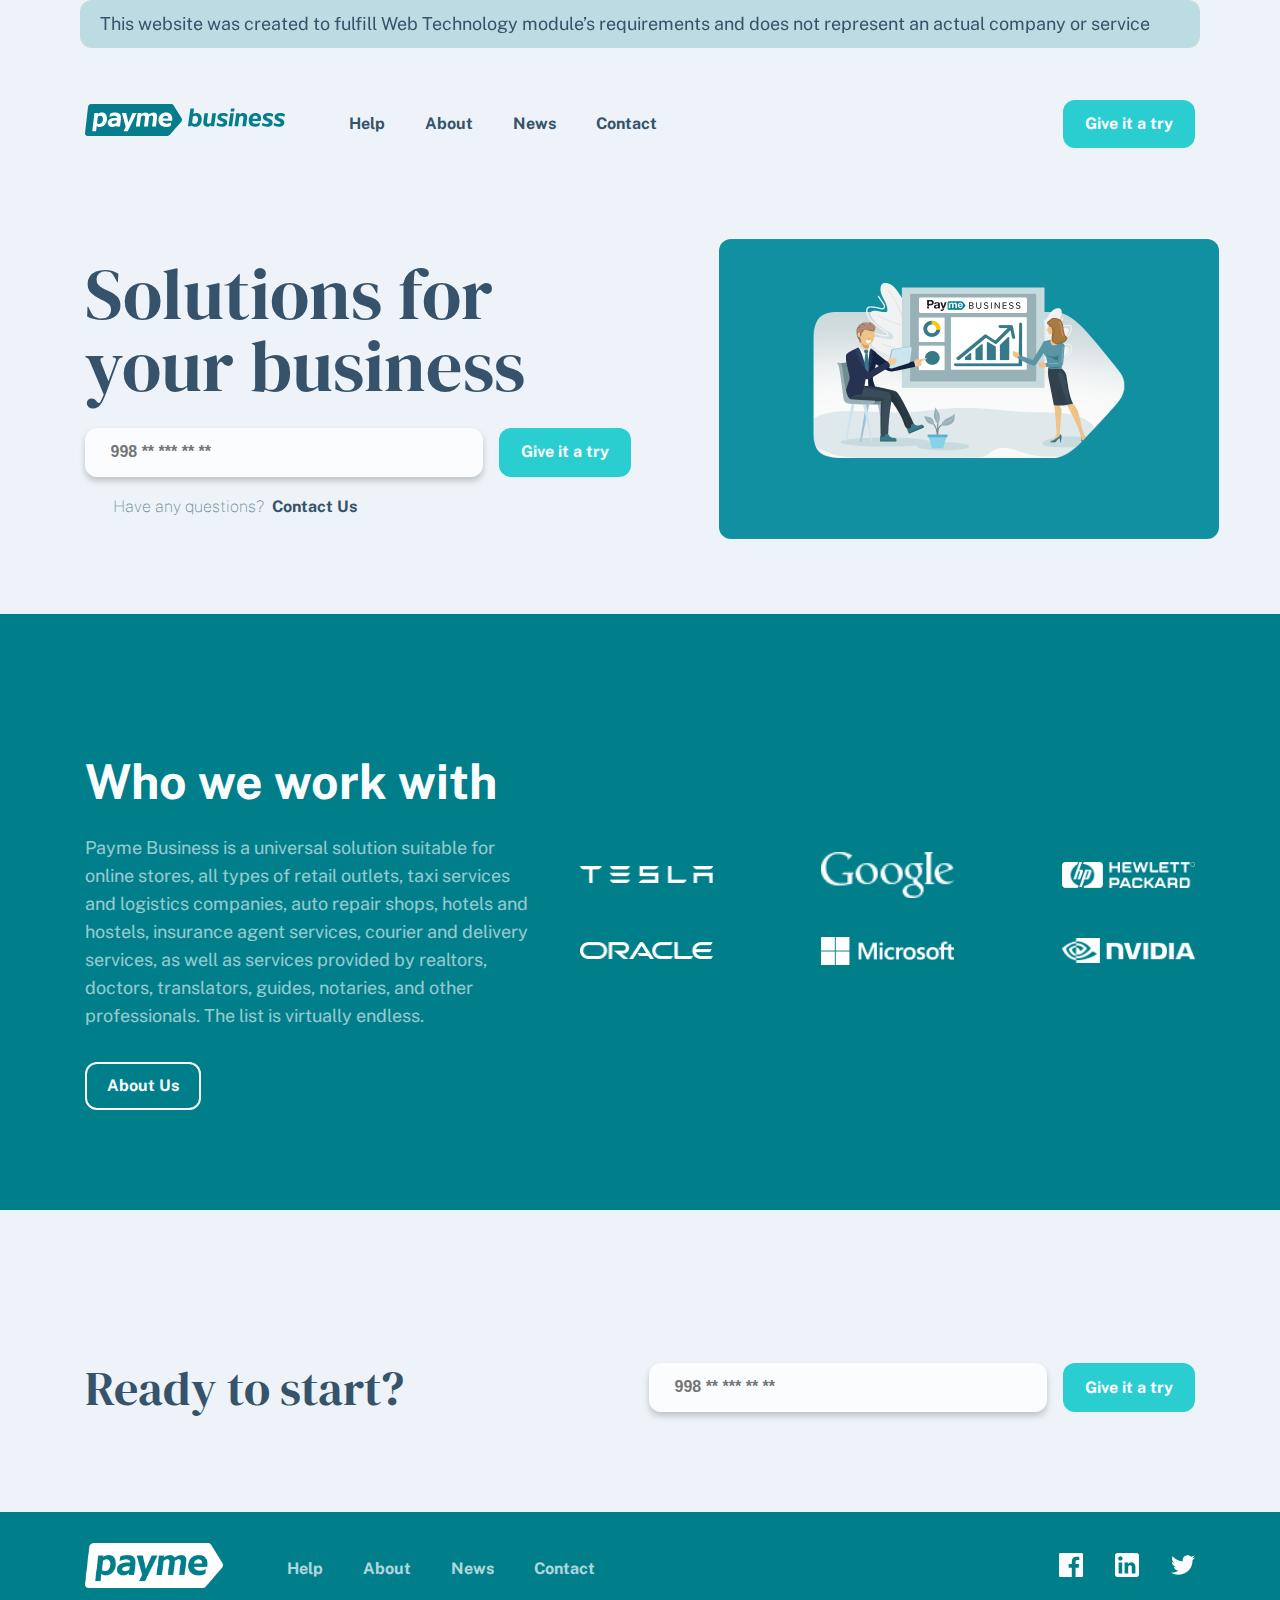
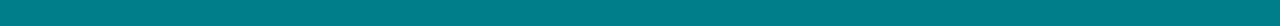
<file: index.html>
<!DOCTYPE html>
<html lang="en">
<head>
  <meta charset="UTF-8">
  <meta name="viewport" content="width=device-width, initial-scale=1.0">
  
  <!-- google fonts -->
  <link rel="preconnect" href="https://fonts.googleapis.com">
  <link rel="preconnect" href="https://fonts.gstatic.com" crossorigin>
  <link href="https://fonts.googleapis.com/css2?family=DM+Serif+Display&display=swap" rel="stylesheet">
  
  <link rel="preconnect" href="https://fonts.googleapis.com">
  <link rel="preconnect" href="https://fonts.gstatic.com" crossorigin>
  <link href="https://fonts.googleapis.com/css2?family=DM+Serif+Display&family=Public+Sans:wght@100..900&display=swap" rel="stylesheet">
  
  <!-- css -->
  <link rel="stylesheet" href="main.css">
  <link rel="stylesheet" href="home.css">
  <title>Web Technology Assignment</title>
</head>
<body>
  
  <div class="disclaimer">
    <p class="text">This website was created to fulfill Web Technology
      module’s requirements and does not represent an actual company or service</p>
  </div>

  <header class="site-header" style="margin-top: 50px;">
    <div class="container flex">
      <a class="ghost-link site-header__logo" href="/index.html">
        <img src="src/img/logo.svg" width="100" height="30" alt="payapi">
      </a>
      <button id="openNav" class="btn site-header__nav-opener" aria-label="open navigation">
        <img src="src/img/open.svg" width="23" height="23" alt="open navigation">
      </button>
      
      <div id="navMenu" class="flex site-header__nav-container">
        
        <div class="site-header__nav-closer">
          <button id="closeNav" class="btn" aria-label="close navigation">
            <img src="src/img/close.svg" width="23" height="23" alt="close navigation">
          </button>
        </div>
        
        <nav class="site-header__nav flex">
          <ul class="site-header__nav-list flex list">
            <li class="site-header__nav-item nav-item">
              <a class="ghost-link" href="/help.html">Help</a>
            </li>
            <li class="site-header__nav-item nav-item">
              <a class="ghost-link" href="/about.html">About</a>
            </li>
            <li class="site-header__nav-item nav-item">
              <a class="ghost-link" href="/news.html">News</a>
            </li>
            <li class="site-header__nav-item nav-item">
              <a class="ghost-link" href="/contact.html">Contact</a>
            </li>
          </ul>
        </nav>
        
        <div class="btn btn-primary"><a class="ghost-link" href="https://merchant.payme.uz/" target="_blank">Give it a try</a></div>
        
      </div>
    </div>
  </header>
  
  <main class="site-main">
    <section class="hero">
      <div class="container flex">
        <div class="hero__content">
          <h1 class="title h1 hero__title">Solutions for your business</h1>
          
          <form class="flex schedule-input__form">
            <label class="schedule-input">
              <input type="text" placeholder="998 ** *** ** **" pattern="[89][0-9]{11}">
              <span>Please enter correct format of phone number</span>
            </label>
            <div class="btn btn-primary"><a class="ghost-link" href="https://merchant.payme.uz/" target="_blank">Give it a try</a></div>
          </form>
          
          <p class="text hero__sub-text">Have any questions? <a class="ghost-link" href="/contact.html">Contact Us</a></p>
        </div>
        
        <div class="hero__bg">
          <img src="src/img/home-bg.png" width="600" height="300" alt="">
        </div>
      </div>
    </section>
    
    <section class="partners">
      <div class="container flex partners__container">
        <div class="partners__main">
          <h2 class="h2 partners__title">Who we work with</h2>
          <p class="text partners__sub-text">Payme Business is a universal solution suitable for online stores, all types of retail outlets, taxi services and logistics companies, auto repair shops, hotels and hostels, insurance agent services, courier and delivery services, as well as services provided by realtors, doctors, translators, guides, notaries, and other professionals. The list is virtually endless.</p>
          <div class="btn partners__btn">
            <a href="/about.html">About Us</a>
          </div>
        </div>
        
        <ul id="partnersList" class="partners__list list"></ul>
      </div>
    </section>
    
    <section class="contact">
      <div class="container flex">
        <h2 class="title h2 contact__title">Ready to start?</h2>
        
        <form class="contact__schedule flex schedule-input__form">
          <label class="schedule-input">
            <input type="text" placeholder="998 ** *** ** **" pattern="[89][0-9]{11}">
            <span>Please enter correct format of phone number</span>
          </label>
          <div class="btn btn-primary"><a class="ghost-link" href="https://merchant.payme.uz/" target="_blank">Give it a try</a></div>
        </form>
      </div>
    </section>
  </main>
  
  <footer class="site-footer">
    <div class="container flex">
      <nav class="site-footer__nav flex">
        <a class="ghost-link site-footer__logo" href="/index.html">
          <img src="src/img/payme_white.png" width="138" height="38" alt="payapi">
        </a>
        <ul class="site-footer__nav flex list">
          <li class="site-footer__nav-item nav-item">
            <a class="ghost-link" href="/help.html">Help</a>
          </li>
          <li class="site-footer__nav-item nav-item">
            <a class="ghost-link" href="/about.html">About</a>
          </li>
          <li class="site-footer__nav-item nav-item">
            <a class="ghost-link" href="/news.html">News</a>
          </li>
          <li class="site-footer__nav-item nav-item">
            <a class="ghost-link" href="/contact.html">Contact</a>
          </li>
        </ul>
      </nav>
      
      <ul class="flex list gap">
        <li class="site-footer__social-item social-item">
          <a class="ghost-link" href="https://www.facebook.com" target="_blank">
            <img src="src/img/facebook-logo.svg" width="24" height="24" alt="facebook">
          </a>
        </li>
        <li class="site-footer__social-item social-item">
          <a class="ghost-link" href="https://linkedin.com/" target="_blank">
            <img src="src/img/linkedin-logo.svg" width="24" height="24" alt="linkedin">
          </a>
        </li>
        <li class="site-footer__social-item social-item">
          <a class="ghost-link" href="https://www.twitter.com" target="_blank">
            <img src="src/img/twitter-logo.svg" width="24" height="24" alt="twitter">
          </a>
        </li>
      </ul>
    </div>
  </footer>
  
  
  <!-- Template for Partner Item -->
  <template id="partnerTemplate">
    <li class="partners__item">
      <img src="" width="133" height="35" alt="">
    </li>
  </template>
  
  <script src="main.js"></script>
</body>
</html>
</file>
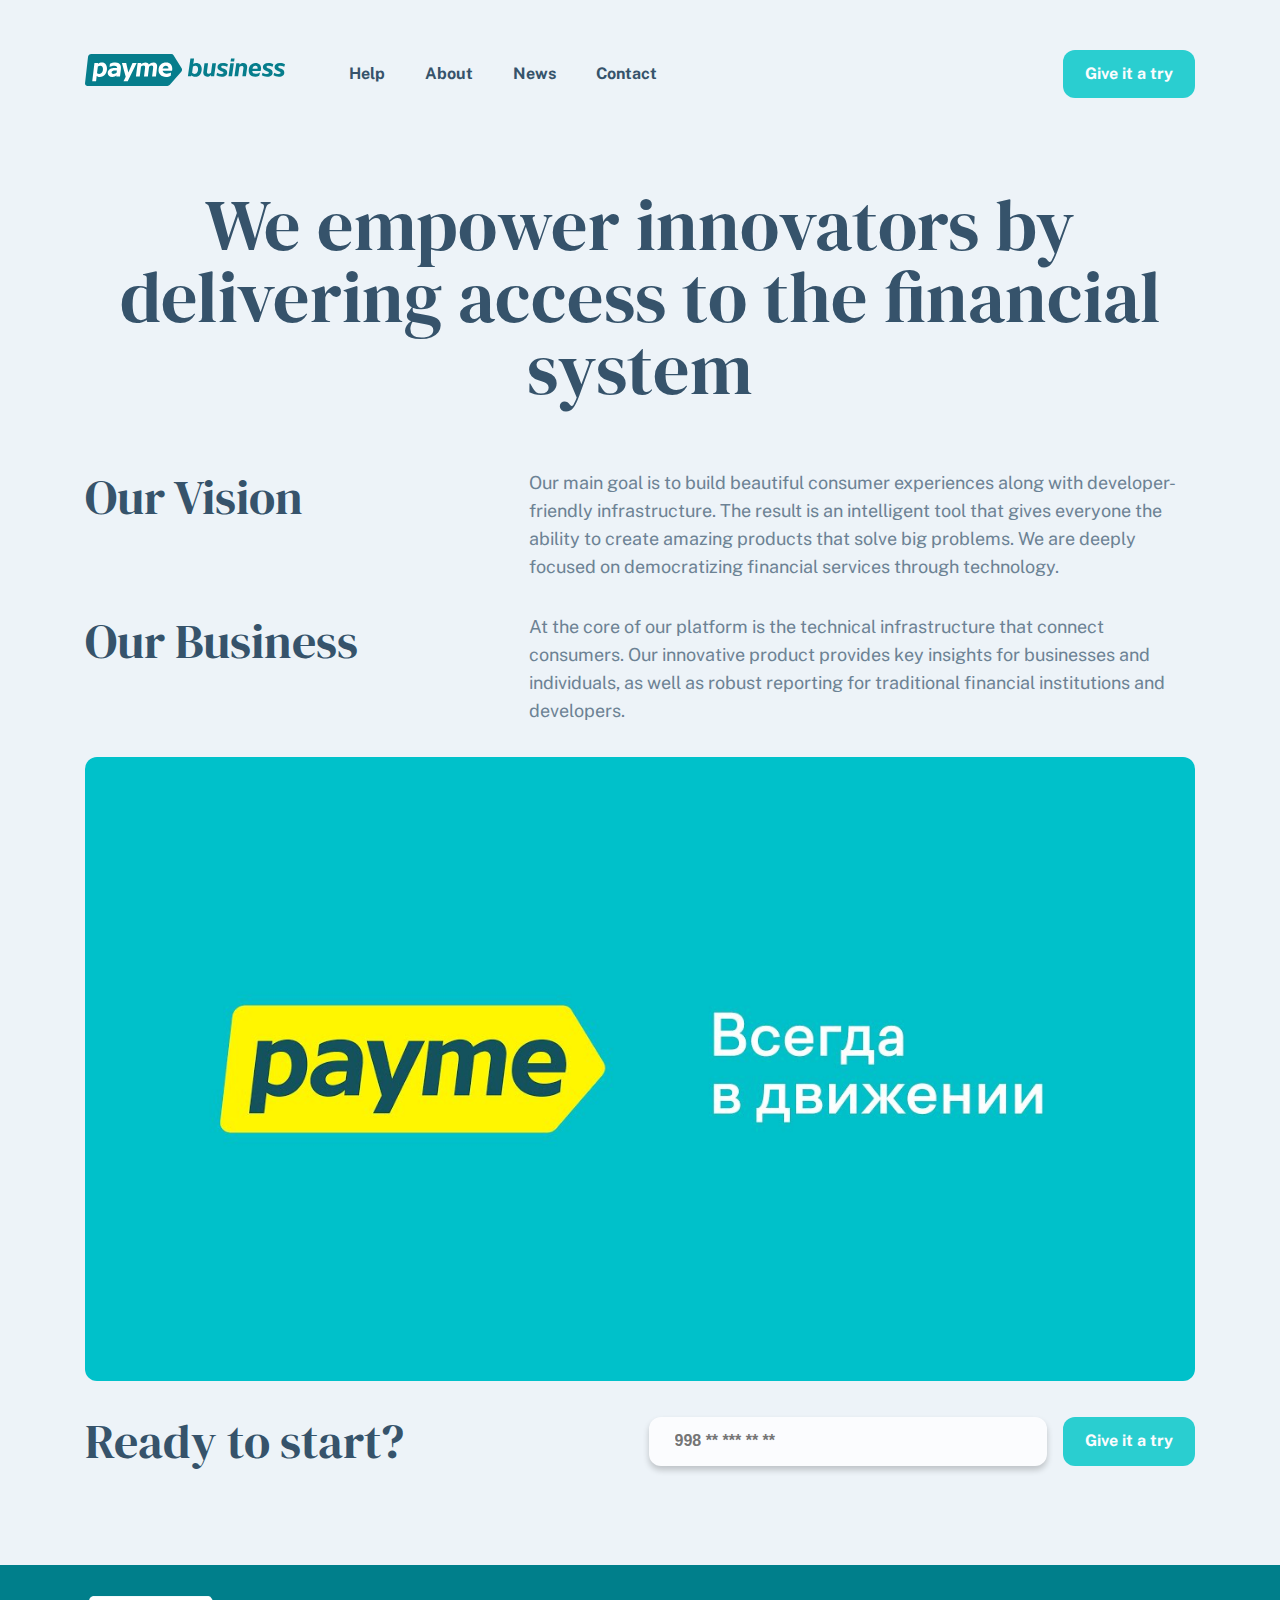
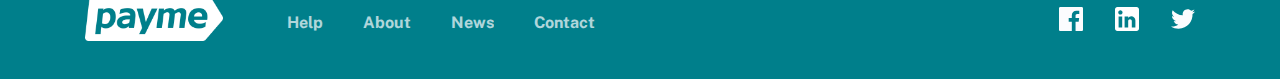
<file: about.html>
<!DOCTYPE html>
<html lang="en">
<head>
  <meta charset="UTF-8">
  <meta name="viewport" content="width=device-width, initial-scale=1.0">
  
  <!-- google fonts -->
  <link rel="preconnect" href="https://fonts.googleapis.com">
  <link rel="preconnect" href="https://fonts.gstatic.com" crossorigin>
  <link href="https://fonts.googleapis.com/css2?family=DM+Serif+Display&display=swap" rel="stylesheet">
  
  <link rel="preconnect" href="https://fonts.googleapis.com">
  <link rel="preconnect" href="https://fonts.gstatic.com" crossorigin>
  <link href="https://fonts.googleapis.com/css2?family=DM+Serif+Display&family=Public+Sans:wght@100..900&display=swap" rel="stylesheet">
  
  <!-- css -->
  <link rel="stylesheet" href="main.css">
  <link rel="stylesheet" href="home.css">
  <link rel="stylesheet" href="about.css">
  <title>Web Technology Assignment</title>
</head>
<body>
  
  <header class="site-header">
    <div class="container flex">
      <a class="ghost-link site-header__logo" href="/index.html">
        <img src="src/img/logo.svg" width="100" height="30" alt="payapi">
      </a>
      <button id="openNav" class="btn site-header__nav-opener" aria-label="open navigation">
        <img src="src/img/open.svg" width="23" height="23" alt="open navigation">
      </button>
      
      <div id="navMenu" class="flex site-header__nav-container">
        
        <div class="site-header__nav-closer">
          <button id="closeNav" class="btn" aria-label="close navigation">
            <img src="src/img/close.svg" width="23" height="23" alt="close navigation">
          </button>
        </div>
        
        <nav class="site-header__nav flex">
          <ul class="site-header__nav-list flex list">
            <li class="site-header__nav-item nav-item">
              <a class="ghost-link" href="/help.html">Help</a>
            </li>
            <li class="site-header__nav-item nav-item">
              <a class="ghost-link" href="/about.html">About</a>
            </li>
            <li class="site-header__nav-item nav-item">
              <a class="ghost-link" href="/news.html">News</a>
            </li>
            <li class="site-header__nav-item nav-item">
              <a class="ghost-link" href="/contact.html">Contact</a>
            </li>
          </ul>
        </nav>
        
        <div class="btn btn-primary"><a class="ghost-link" href="https://merchant.payme.uz/" target="_blank">Give it a try</a></div>
        
      </div>
    </div>
  </header>
  
  <main class="site-main">
    
    <section class="about-hero">
      <div class="container flex">
        <h1 class="title h1 about-hero__title">We empower innovators
          by delivering access to the financial system</h1>

          <div class="flex about-hero__text-container">
            <h2 class="title h2 about-hero__sub-title">Our Vision</h2>
            <p class="text about-hero__text">Our main goal is to build beautiful consumer experiences along with developer-friendly infrastructure. The result is an intelligent tool that gives everyone the ability to create amazing products that solve big problems. We are deeply focused on democratizing financial services through technology. </p>
          </div>
          <div class="flex about-hero__text-container">
            <h2 class="title h2 about-hero__sub-title">Our Business</h2>
            <p class="text about-hero__text">At the core of our platform is the technical infrastructure that connect consumers. Our innovative product provides key insights for businesses and individuals, as well as robust reporting for traditional financial institutions and developers. </p>
          </div>

          <img class="about-hero__bg" src="src/img/about-bg.jpg" alt="background" height="400">
        </div>
      </section>
      
      <section class="contact">
        <div class="container flex">
          <h2 class="title h2 contact__title">Ready to start?</h2>
          
          <form class="contact__schedule flex schedule-input__form">
            <label class="schedule-input">
              <input type="text" placeholder="998 ** *** ** **" pattern="[89][0-9]{11}">
              <span>Please enter correct format of phone number</span>
            </label>
            <div class="btn btn-primary"><a class="ghost-link" href="https://merchant.payme.uz/" target="_blank">Give it a try</a></div>
          </form>
        </div>
      </section>
    </main>
    
    <footer class="site-footer">
      <div class="container flex">
        <nav class="site-footer__nav flex">
          <a class="ghost-link site-footer__logo" href="/index.html">
            <img src="src/img/payme_white.png" width="138" height="38" alt="payapi">
          </a>
          <ul class="site-footer__nav flex list">
            <li class="site-footer__nav-item nav-item">
              <a class="ghost-link" href="/help.html">Help</a>
            </li>
            <li class="site-footer__nav-item nav-item">
              <a class="ghost-link" href="/about.html">About</a>
            </li>
            
            <li class="site-footer__nav-item nav-item">
              <a class="ghost-link" href="/news.html">News</a>
            </li>
            
            <li class="site-footer__nav-item nav-item">
              <a class="ghost-link" href="/contact.html">Contact</a>
            </li>
          </ul>
        </nav>
        
        <ul class="flex list gap">
          <li class="site-footer__social-item social-item">
            <a class="ghost-link" href="https://www.facebook.com" target="_blank">
              <img src="src/img/facebook-logo.svg" width="24" height="24" alt="facebook">
            </a>
          </li>
          <li class="site-footer__social-item social-item">
            <a class="ghost-link" href="https://linkedin.com/" target="_blank">
              <img src="src/img/linkedin-logo.svg" width="24" height="24" alt="linkedin">
            </a>
          </li>
          <li class="site-footer__social-item social-item">
            <a class="ghost-link" href="https://www.twitter.com" target="_blank">
              <img src="src/img/twitter-logo.svg" width="24" height="24" alt="twitter">
            </a>
          </li>
        </ul>
      </div>
    </footer> 
    <script src="main.js"></script>
  </body>
  </html>
</file>
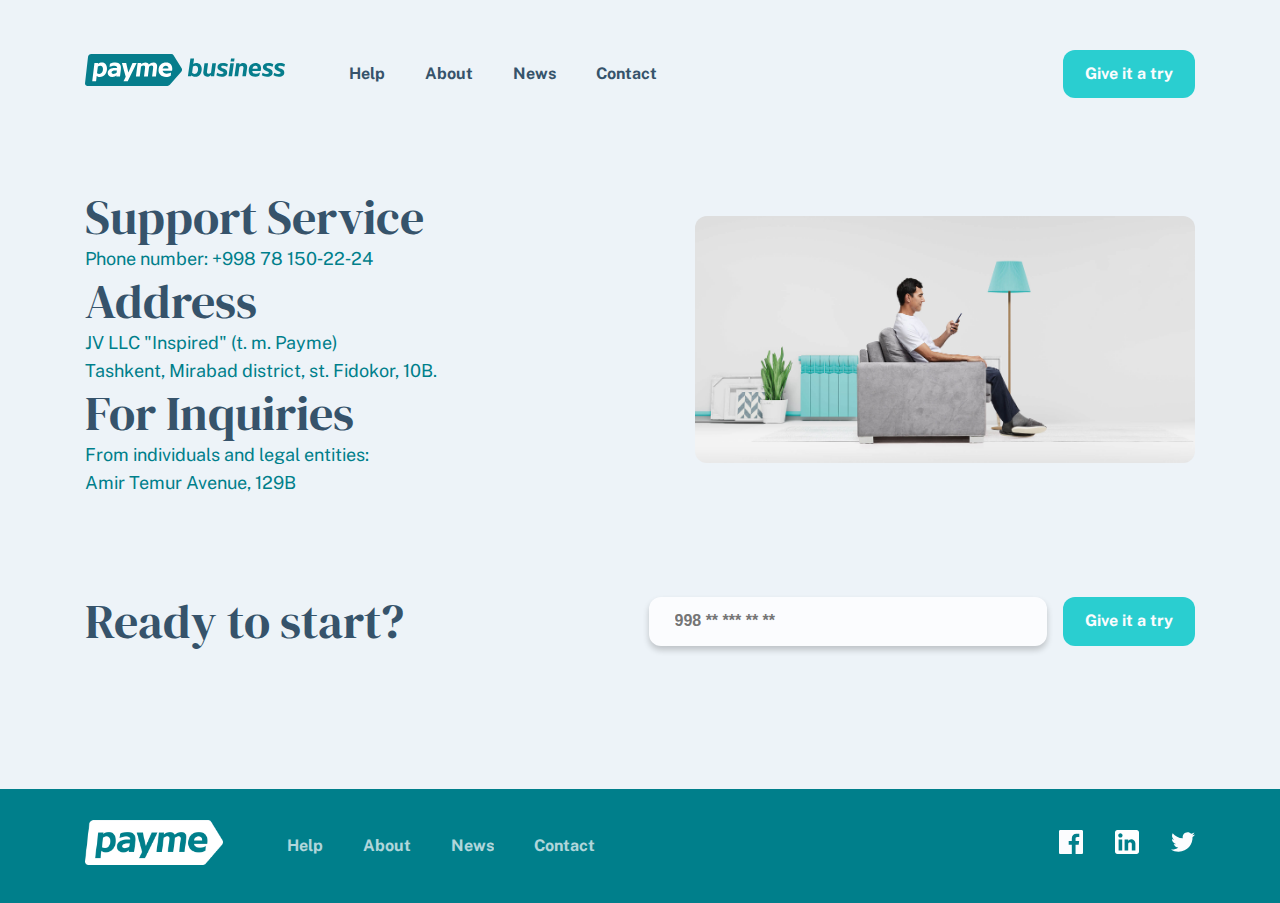
<file: contact.html>
<!DOCTYPE html>
<html lang="en">
<head>
  <meta charset="UTF-8">
  <meta name="viewport" content="width=device-width, initial-scale=1.0">
  
  <!-- google fonts -->
  <link rel="preconnect" href="https://fonts.googleapis.com">
  <link rel="preconnect" href="https://fonts.gstatic.com" crossorigin>
  <link href="https://fonts.googleapis.com/css2?family=DM+Serif+Display&display=swap" rel="stylesheet">
  
  <link rel="preconnect" href="https://fonts.googleapis.com">
  <link rel="preconnect" href="https://fonts.gstatic.com" crossorigin>
  <link href="https://fonts.googleapis.com/css2?family=DM+Serif+Display&family=Public+Sans:wght@100..900&display=swap" rel="stylesheet">
  
  <!-- css -->
  <link rel="stylesheet" href="main.css">
  <link rel="stylesheet" href="home.css">
  <title>Web Technology Assignment</title>
</head>
<body>
  
  <header class="site-header">
    <div class="container flex">
      <a class="ghost-link site-header__logo" href="/index.html">
        <img src="src/img/logo.svg" width="100" height="30" alt="payapi">
      </a>
      <button id="openNav" class="btn site-header__nav-opener" aria-label="open navigation">
        <img src="src/img/open.svg" width="23" height="23" alt="open navigation">
      </button>
      
      <div id="navMenu" class="flex site-header__nav-container">
        
        <div class="site-header__nav-closer">
          <button id="closeNav" class="btn" aria-label="close navigation">
            <img src="src/img/close.svg" width="23" height="23" alt="close navigation">
          </button>
        </div>
        
        <nav class="site-header__nav flex">
          <ul class="site-header__nav-list flex list">
            <li class="site-header__nav-item nav-item">
              <a class="ghost-link" href="/help.html">Help</a>
            </li>
            <li class="site-header__nav-item nav-item">
              <a class="ghost-link" href="/about.html">About</a>
            </li>
            <li class="site-header__nav-item nav-item">
              <a class="ghost-link" href="/news.html">News</a>
            </li>
            <li class="site-header__nav-item nav-item">
              <a class="ghost-link" href="/contact.html">Contact</a>
            </li>
          </ul>
        </nav>
        
        <div class="btn btn-primary"><a class="ghost-link" href="https://merchant.payme.uz/" target="_blank">Give it a try</a></div>
        
      </div>
    </div>
  </header>
  
  <main class="site-main">
    
    <section class="contact">
      <div class="container flex">
        <div class="contact-info">
          <h2 class="title h2 contact-info__title">Support Service</h2>
          <p class="text contact-info__text">Phone number: <span class="phone">+998 78 150‑22‑24</span></p>
          
          <h2 class="title h2 contact-info__title">Address</h2>
          <p class="text contact-info__text">JV LLC "Inspired" (t. m. Payme)<br>
            Tashkent, Mirabad district, st. Fidokor, 10B.</p>
            
          <h2 class="title h2 contact-info__title">For Inquiries</h2>
          <p class="text contact-info__text">From individuals and legal entities:<br>
            Amir Temur Avenue, 129B</p>
        </div>

        <div>
          <img class="contact__bg" src="src/img/contact-bg.jpg" alt="contact" width="500" height="400">
        </div>
      </div>
        </section>
        
        <section class="contact">
          <div class="container flex">
            <h2 class="title h2 contact__title">Ready to start?</h2>
            
            <form class="contact__schedule flex schedule-input__form">
              <label class="schedule-input">
                <input type="text" placeholder="998 ** *** ** **" pattern="[89][0-9]{11}">
                <span>Please enter correct format of phone number</span>
              </label>
              <div class="btn btn-primary"><a class="ghost-link" href="https://merchant.payme.uz/" target="_blank">Give it a try</a></div>
            </form>
          </div>
        </section>
      </main>
      
      <footer class="site-footer">
        <div class="container flex">
          <nav class="site-footer__nav flex">
            <a class="ghost-link site-footer__logo" href="/index.html">
              <img src="src/img/payme_white.png" width="138" height="38" alt="payapi">
            </a>
            <ul class="site-footer__nav flex list">
              <li class="site-footer__nav-item nav-item">
                <a class="ghost-link" href="/help.html">Help</a>
              </li>
              <li class="site-footer__nav-item nav-item">
                <a class="ghost-link" href="/about.html">About</a>
              </li>
              
              <li class="site-footer__nav-item nav-item">
                <a class="ghost-link" href="/news.html">News</a>
              </li>

              <li class="site-footer__nav-item nav-item">
                <a class="ghost-link" href="/contact.html">Contact</a>
              </li>
            </ul>
          </nav>
          
          <ul class="flex list gap">
            <li class="site-footer__social-item social-item">
              <a class="ghost-link" href="https://www.facebook.com" target="_blank">
                <img src="src/img/facebook-logo.svg" width="24" height="24" alt="facebook">
              </a>
            </li>
            <li class="site-footer__social-item social-item">
              <a class="ghost-link" href="https://linkedin.com/" target="_blank">
                <img src="src/img/linkedin-logo.svg" width="24" height="24" alt="linkedin">
              </a>
            </li>
            <li class="site-footer__social-item social-item">
              <a class="ghost-link" href="https://www.twitter.com" target="_blank">
                <img src="src/img/twitter-logo.svg" width="24" height="24" alt="twitter">
              </a>
            </li>
          </ul>
        </div>
      </footer> 
      <script src="main.js"></script>
    </body>
    </html>
</file>
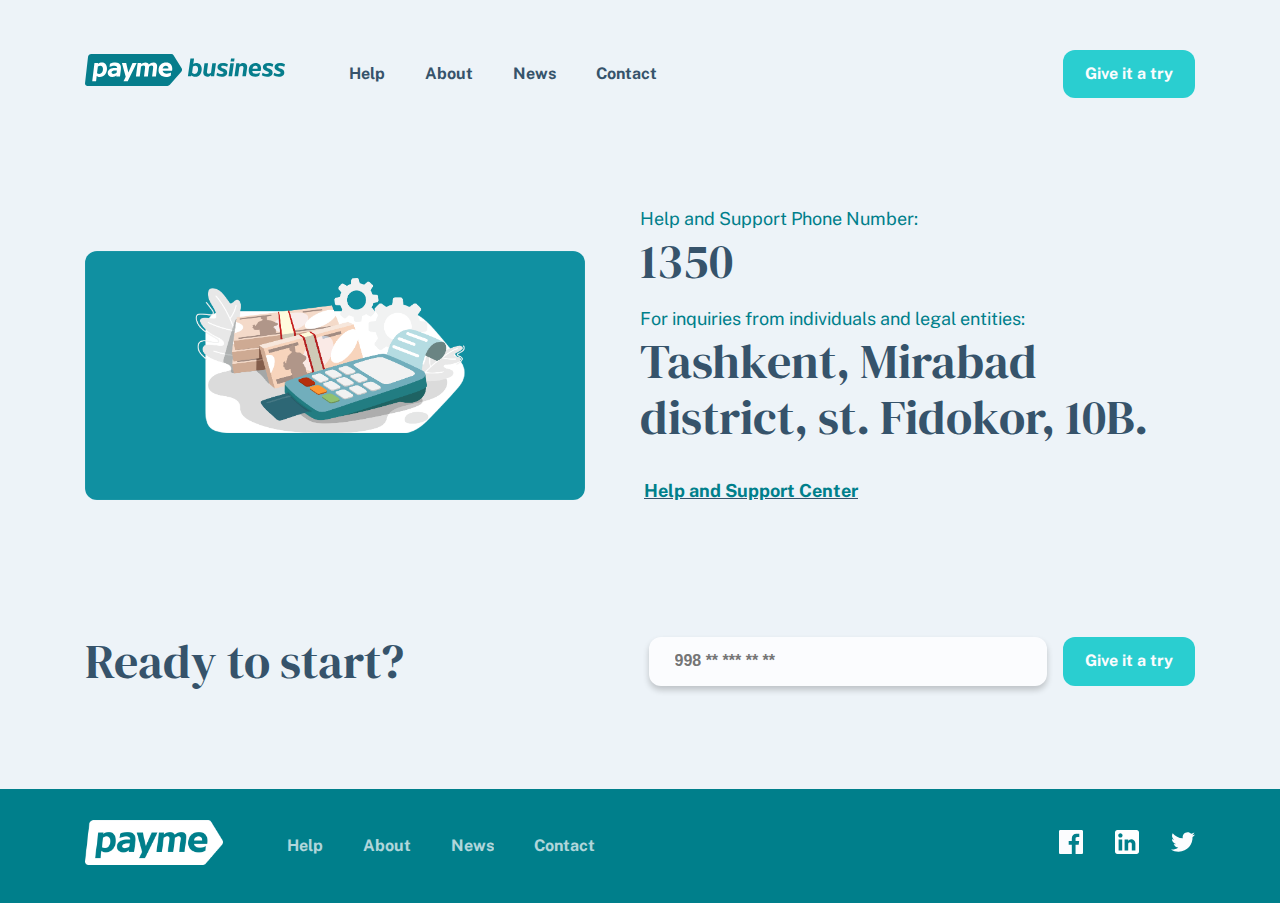
<file: help.html>
<!DOCTYPE html>
<html lang="en">
<head>
  <meta charset="UTF-8">
  <meta name="viewport" content="width=device-width, initial-scale=1.0">
  
  <!-- google fonts -->
  <link rel="preconnect" href="https://fonts.googleapis.com">
  <link rel="preconnect" href="https://fonts.gstatic.com" crossorigin>
  <link href="https://fonts.googleapis.com/css2?family=DM+Serif+Display&display=swap" rel="stylesheet">
  
  <link rel="preconnect" href="https://fonts.googleapis.com">
  <link rel="preconnect" href="https://fonts.gstatic.com" crossorigin>
  <link href="https://fonts.googleapis.com/css2?family=DM+Serif+Display&family=Public+Sans:wght@100..900&display=swap" rel="stylesheet">
  
  <!-- css -->
  <link rel="stylesheet" href="main.css">
  <link rel="stylesheet" href="home.css">
  <title>Web Technology Assignment</title>
</head>
<body>
  
  <header class="site-header">
    <div class="container flex">
      <a class="ghost-link site-header__logo" href="/index.html">
        <img src="src/img/logo.svg" width="100" height="30" alt="payapi">
      </a>
      <button id="openNav" class="btn site-header__nav-opener" aria-label="open navigation">
        <img src="src/img/open.svg" width="23" height="23" alt="open navigation">
      </button>
      
      <div id="navMenu" class="flex site-header__nav-container">
        
        <div class="site-header__nav-closer">
          <button id="closeNav" class="btn" aria-label="close navigation">
            <img src="src/img/close.svg" width="23" height="23" alt="close navigation">
          </button>
        </div>
        
        <nav class="site-header__nav flex">
          <ul class="site-header__nav-list flex list">
            <li class="site-header__nav-item nav-item">
              <a class="ghost-link" href="/help.html">Help</a>
            </li>
            <li class="site-header__nav-item nav-item">
              <a class="ghost-link" href="/about.html">About</a>
            </li>
            <li class="site-header__nav-item nav-item">
              <a class="ghost-link" href="/news.html">News</a>
            </li>
            <li class="site-header__nav-item nav-item">
              <a class="ghost-link" href="/contact.html">Contact</a>
            </li>
          </ul>
        </nav>
        
        <div class="btn btn-primary"><a class="ghost-link" href="https://merchant.payme.uz/" target="_blank">Give it a try</a></div>
        
      </div>
    </div>
  </header>
  
  <main class="site-main">
    
    <section class="help">
      <div class="container flex">
        <div class="help-info">
          <h3 class="text help-info__title">Help and Support Phone Number:</h3>
          <p class="title h2 help-info__text">1350</p>
          
          <h3 class="text help-info__title">For inquiries from individuals and legal entities:</h3>
          <p class="title h2 help-info__text">Tashkent, Mirabad district, st. Fidokor, 10B.</p>
          
          <p class="text help-info__text-link"><a class="ghost-link" href="https://help.payme.uz/" target="_blank">Help and Support Center</a></p>
        </div>
        
        <div>
          <img class="contact__bg" src="src/img/help-bg.png" alt="help" width="500" height="400">
        </div>
      </div>
    </section>
    
    <section class="contact">
      <div class="container flex">
        <h2 class="title h2 contact__title">Ready to start?</h2>
        
        <form class="contact__schedule flex schedule-input__form">
          <label class="schedule-input">
            <input type="text" placeholder="998 ** *** ** **" pattern="[89][0-9]{11}">
            <span>Please enter correct format of phone number</span>
          </label>
          <div class="btn btn-primary"><a class="ghost-link" href="https://merchant.payme.uz/" target="_blank">Give it a try</a></div>
        </form>
      </div>
    </section>
  </main>
  
  <footer class="site-footer">
    <div class="container flex">
      <nav class="site-footer__nav flex">
        <a class="ghost-link site-footer__logo" href="/index.html">
          <img src="src/img/payme_white.png" width="138" height="38" alt="payapi">
        </a>
        <ul class="site-footer__nav flex list">
          <li class="site-footer__nav-item nav-item">
            <a class="ghost-link" href="/help.html">Help</a>
          </li>
          <li class="site-footer__nav-item nav-item">
            <a class="ghost-link" href="/about.html">About</a>
          </li>
          
          <li class="site-footer__nav-item nav-item">
            <a class="ghost-link" href="/news.html">News</a>
          </li>
          
          <li class="site-footer__nav-item nav-item">
            <a class="ghost-link" href="/contact.html">Contact</a>
          </li>
        </ul>
      </nav>
      
      <ul class="flex list gap">
        <li class="site-footer__social-item social-item">
          <a class="ghost-link" href="https://www.facebook.com" target="_blank">
            <img src="src/img/facebook-logo.svg" width="24" height="24" alt="facebook">
          </a>
        </li>
        <li class="site-footer__social-item social-item">
          <a class="ghost-link" href="https://linkedin.com/" target="_blank">
            <img src="src/img/linkedin-logo.svg" width="24" height="24" alt="linkedin">
          </a>
        </li>
        <li class="site-footer__social-item social-item">
          <a class="ghost-link" href="https://www.twitter.com" target="_blank">
            <img src="src/img/twitter-logo.svg" width="24" height="24" alt="twitter">
          </a>
        </li>
      </ul>
    </div>
  </footer> 
  <script src="main.js"></script>
</body>
</html>
</file>
<file: main.css>
html {
  box-sizing: border-box;
  scroll-behavior: smooth;
}

:root { 
  /* primary colors */
  --dark-pink: #2aced0;
  --water-white: #fbfcfe;

  /* secondary colors */
  --dark-blue: #007f8b;
  --blue: #36536b;
  --light-blue: #6c8294;
  --charm-pink: #02bdbf;

  /* fonts */
  --dm-serif-display: "DM Serif Display", serif;
  --public-sans: "Public Sans", sans-serif;

  /* font weights */
  --regular: 400;
  --bold: 700;
}

*,
*::before,
*::after {
  box-sizing: inherit;
}

body {
  padding: 0;
  margin: 0;
  font-family: "Public Sans", "Arial", sans-serif;
  font-size: 16px;
  line-height: 1.5;
  background-color: #EDF3F8;
  color: var(--dark-blue);
}

main {
  min-height: calc(100vh - 300px);
}

img {
  max-width: 100%;
  height: auto;
}

.visually-hidden {
  position: absolute;
  width: 1px;
  height: 1px;
  margin: -1px;
  border: 0;
  padding: 0;
  clip: rect(0 0 0 0);
  overflow: hidden;
}

.flex {
  display: flex;
  justify-content: space-between;
  align-items: center;
}

.list {
  margin: 0;
  padding: 0;
  list-style: none;
}

.container {
  max-width: 1160px;
  padding-left: 25px;
  padding-right: 25px;
  margin-left: auto;
  margin-right: auto;
}

.title {
  font-family: var(--dm-serif-display);
  font-weight: var(--regular);
  color: var(--blue);

  margin: 0;
  padding: 0;
}

.h1 {
  font-size: 72px;
  line-height: 1;
}

.h1-small {
  font-size: 56px;
  line-height: 1;
}

.h2 {
  font-size: 48px;
  line-height: 56px;
}

.h3 {
  font-size: 32px;
  line-height: 40px;
}

.h3-small {
  font-family: var(--public-sans);
  font-size: 18px;
  line-height: 25px;
}

.h4 {
  font-size: 24px;
  line-height: 32px;
}

.text {
  font-family: var(--public-sans);
  font-size: 18px;
  line-height: 28px;
  font-weight: var(--regular);
  color: var(--dark-blue);

  margin: 0;
  padding: 0;
}

.btn {
  margin: 0;
  padding: 0;
  border: none;
  background-color: transparent;
  cursor: pointer;

  font-family: var(--public-sans);
  font-size: 16px;
  line-height: 24px;
  font-weight: var(--bold);

  position: relative;
  display: flex;
  justify-content: center;
  align-items: center;
  padding: 10px 20px;
  border-radius: 12px;
  border: 2px solid transparent;

  transition: all 0.3s ease;
}
.btn > * {
  color: inherit !important;
  text-decoration: none !important;
}
.btn > *::after {
  content: "";
  display: block;
  width: 100%;
  height: 100%;
  position: absolute;
  top: 0;
  left: 0;
}
.btn:disabled {
  opacity: 0.5;
}

.btn-primary {
  background-color: var(--dark-pink);
  color: var(--water-white);
}

.btn-primary:hover {
  opacity: 0.7;
}

.btn-secondary__light {
  background-color: var(--dark-blue);
  color: var(--water-white);
  border-color: var(--water-white);
}

.btn-secondary__light:hover {
  background-color: var(--water-white);
  color: var(--dark-blue);
}

.btn-secondary__dark {
  background-color: var(--water-white);
  color: var(--blue);
  border-color: var(--blue);
}

.btn-secondary__dark:hover {
  background-color: var(--blue);
  color: var(--water-white);
}

.ghost-link {
  color: var(--dark-blue);
  text-decoration: none;
  padding: 0;
  margin: 0;
  transition: all 0.3s ease;
}

.ghost-link:hover {
  text-decoration: underline;
  opacity: 0.7;
}

.gap {
  gap: 32px;
}

.disclaimer {
  position: fixed;
  z-index: 10;
  top: 0;
  left: 50%;
  transform: translateX(-50%);

  max-width: 1120px;
  width: 100%;
  overflow: auto;
  padding: 10px 20px;
  border-radius: 12px;

  background-color: rgba(0, 127, 139, 0.2);
  backdrop-filter: blur(10px);
}

.disclaimer::-webkit-scrollbar {
  display: none;
}

.disclaimer > .text {
  color: var(--blue);
  width: 1120px;
}

@media screen and (max-width: 855px) {
  .h1 {
    font-size: 48px;
    line-height: 56px;
  }
}
@media screen and (max-width: 550px) {
  .btn {
    padding: 10px 12px;
  }
  .h1 {
    font-size: 32px;
    line-height: 40px;
  }
  .h2 {
    font-size: 24px;
    line-height: 32px;
  }
  .h3 {
    font-size: 18px;
    line-height: 25px;
  }
}


@media
only screen and (-webkit-min-device-pixel-ratio: 2),
only screen and (   min--moz-device-pixel-ratio: 2),
only screen and (     -o-min-device-pixel-ratio: 2/1),
only screen and (        min-device-pixel-ratio: 2),
only screen and (                min-resolution: 192dpi),
only screen and (                min-resolution: 2dppx) {

}
</file>
<file: home.css>
.site-header {
  margin-bottom: 82px;
  padding-top: 40px;
}
.site-header__nav-container {
  flex-grow: 1;
}
.site-header__nav {
  margin-right: 24px;
}
.site-header__logo {
  margin-right: 64px;
}
.site-header__logo > img {
  min-width: 200px;
  height: 60px;
}
.site-header__nav-item {
  margin-right: 40px;
}
.site-header__nav-item:last-child {
  margin-right: 0;
}
.nav-item > a {
  font-size: 16px;
  line-height: 25px;
  font-weight: var(--bold);
  color: var(--blue);
}
.site-header__nav-opener {
  display: none;
  align-items: center;
}
.site-header__nav-opener > img {
  min-width: 23px;
  height: 23px;
}
.site-header__nav-closer {
  display: none;
}
.hero {
  margin-bottom: 75px;
}
.hero__title {
  max-width: 546px;
  margin-bottom: 26px;
}
.schedule-input__form {
  display: flex;
  align-items: stretch;
  gap: 16px;
}
.schedule-input {
  position: relative;
  display: flex;
  align-items: center;
  flex-direction: column;
  flex-grow: 1;
  background-color: var(--water-white);
  border-radius: 12px;
  padding-left: 18px;
  box-shadow: 0px 4px 6px rgba(0, 0, 0, 0.2);
}

.schedule-input > input {
  width: 100%;
  border: none;
  outline: none;
  background-color: transparent;
  flex-grow: 1;
  padding: 10px;
  margin: 5px;
  margin-left: 0;
  font-size: 16px;
  font-weight: var(--bold);
  color: var(--light-blue);
  border-bottom: 1px solid transparent;
}

.schedule-input > input:focus {
  outline: none;
}
.schedule-input > span {
  display: inline-flex;
  font-size: 14px;
  color: crimson;
  opacity: 0;
  position: absolute;
  top: 100%;
  left: 0;
  transition: all 0.3s ease-in-out;
}
.schedule-input > input:invalid + span {
  opacity: 1;
}

.hero__sub-text {
  margin-top: 16px;
  font-size: 16px;
  font-weight: lighter;
  color: var(--light-blue);
  margin-left: 28px;
}

.hero__sub-text > a {
  color: var(--blue);
  font-weight: var(--bold);
  margin-left: 4px;
}

.hero__bg {
  max-width: 500px;
  width: 100%;
  height: 300px;
  display: inline-flex;
}

.hero__bg > img {
  width: 100%;
  object-fit: cover;
  border-radius: 12px;
  margin-left: 24px;
}

.partners {
  background-color: var(--dark-blue);
  padding: 100px 0;
  margin-bottom: 150px;
}
.partners__main {
  max-width: 455px;
  display: flex;
  flex-direction: column;
  align-items: flex-start;
  margin-right: 40px;
}
.partners__title {
  color: var(--water-white);
  margin-bottom: 24px;
}
.partners__sub-text {
  color: var(--water-white);
  opacity: 0.6;
  margin-bottom: 32px;
}
.partners__btn {
  border-color: var(--water-white);
  background-color: var(--dark-blue);
  color: var(--water-white);
}
.partners__btn:hover {
  border-color: var(--water-white);
  background-color: var(--water-white);
  color: var(--dark-blue);
}

.partners__list {
  display: flex;
  flex-wrap: wrap;
  align-items: center;
  justify-content: space-between;
  gap: 32px;
}

.contact {
  margin-bottom: 96px;
}

.contact__schedule {
  max-width: 546px;
  flex-grow: 1;
}

.contact__title {
  margin-right: 40px;
}

.site-footer {
  background-color: var(--dark-blue);
  padding: 31px 0;
}
.site-footer__logo {
  margin-right: 64px;
}
.site-footer__nav-item {
  margin-right: 40px;
}
.site-footer__nav-item:last-child {
  margin-right: 0px;
}

.site-footer__nav-item > a {
  color: var(--water-white);
  opacity: 0.7;
}

.contact > .flex {
  align-items: center;
  gap: 32px;
}

.contact__bg { 
  width: 500px;
  height: fit-content;
  border-radius: 12px;
}
.help {
  margin-bottom: 64px;
}

.help > .flex {
  flex-direction: row-reverse;
  gap: 40px;
}
.help-info {
  max-width: 50%;
  width: 100%;
  margin-bottom: 64px;
}

.help-info__title {
  margin-top: 16px;
}
.help-info__text-link {
  margin-top: 32px;
  color: var(--blue);
  text-decoration: underline;
  font-weight: var(--bold);
  margin-left: 4px;
}

@media screen and (max-width: 1000px) {

  .hero > .container {
    position: relative;
    padding: 40px;
  }

  .hero__bg {
    position: absolute;
    top: 0;
    left: 0;
    max-width: 100%;
    max-height: 100%;
    margin: 0;
    z-index: -1;
  }

  .hero__bg > img {
    filter: blur(100px);
    z-index: -1;
    margin: 0;
  }
  .hero__bg::after {
    content: "";
    position: absolute;
    top: 0;
    left: 0;
    width: 100%;
    height: 115%;
    background-color: var(--water-white);
    opacity: 0.5;
    z-index: 0;
  }
}

@media screen and (max-width: 855px) {
  .site-header {
    margin-bottom: 48px;
    padding-top: 24px;
  }

  .hero__content {
    width: 100%;
    display: flex;
    flex-direction: column;
    align-items: center;
    justify-content: center;
  }
  .hero__title {
    text-align: center;
  }
  .hero__sub-text {
    margin-left: 0;
    text-align: center;
  }

  .contact > .flex {
    flex-direction: column;
    align-items: center;
  }
  .contact__title {
    margin-right: 0;
    text-align: center;
  }
  .contact__schedule {
    max-width: 100%;
  }

  .partners > .flex {
    flex-direction: column-reverse;
    align-items: center;
  }
  .partners__main {
    margin-right: 0;
    display: flex;
    flex-direction: column;
    align-items: center;
    text-align: center;
  }
  .partners__list {
    justify-content: center;
  }
}

@media screen and (max-width: 1000px) {
  .help > .flex {
    flex-direction: column;
    gap: 40px;
  }
}

@media screen and (max-width: 780px) {
  .site-header__nav-container {
    padding: 28px 28px;
    flex-direction: column;
    justify-content: flex-start;
    height: 100vh;
    width: 300px;
    background-color: var(--dark-blue);
    position: fixed;
    top: 0;
    right: 0;
    right: -400px;
    z-index: 100;
    transition: all 0.3s ease-in-out;
  }
  .site-header__nav-container--open {
    right: 0;
  }
  .site-header__nav-opener {
    display: flex;
  }
  .site-header__nav-closer {
    display: flex;
    justify-content: flex-end;
    width: 100%;
    border-bottom: 1px solid var(--blue);
    padding-bottom: 24px;
    margin-bottom: 43px;
  }
  .site-header__nav-closer > button {
    background-color: transparent;
    border: none;
    padding: 0;
    margin: 0;
    position: relative;
  }
  .site-header__nav-closer > button::after {
    display: flex;
    position: absolute;
    left: 0;
    top: 0;
    transform: translate(-25%, -25%);
    content: "";
    width: 60px;
    height: 60px;
    background-color: transparent;
  }
  .site-header__nav-container > .btn {
    width: 100%;
  }
  .site-header__nav {
    flex-direction: column;
    align-items: flex-start;
    margin: 0;
    margin-bottom: 32px;
  }
  .site-header__nav-list {
    flex-direction: column;
    align-items: center;
  }
  .site-header__nav-item {
    margin: 0;
    margin-bottom: 32px;
  }
  .site-header__nav-item:last-child {
    margin-bottom: 0;
  }
  .site-header__nav-item > a {
    color: var(--water-white);
  }

  .site-footer {
    padding: 45px 0;
  }
  .site-footer > .flex {
    flex-direction: column;
    align-items: center;
  }
  .site-footer__logo {
    margin-right: 0;
    margin-bottom: 32px;
  }
  .site-footer__nav {
    flex-direction: column;
    align-items: center;
  }
  .site-footer__nav-item {
    margin: 0;
    margin-bottom: 32px;
  }
}

@media screen and (max-width: 550px) {
  .site-header__logo > img {
    min-width: 150px;
    height: 45px;
  }
  .schedule-input__form {
    flex-direction: column;
    width: 100%;
  }
  .schedule-input {
    margin-bottom: 8px;
  }
  .partners__item > img {
    width: 90px;
    height: 20px;
  }
}
</file>
<file: about.css>
.about-hero {
  margin-bottom: 32px;
}

.about-hero > .flex {
  flex-direction: column;
  gap: 32px;
}
.about-hero__title {
  text-align: center;
  margin-bottom: 32px;
}
.about-hero__text-container {
  gap: 34px;
  align-items: flex-start;
}
.about-hero__sub-title {
  margin: 0;
  padding: 0;
  text-align: left;
}
.about-hero__text {
  padding: 0;
  margin: 0;
  width: 60%;
  color: var(--light-blue);
}

.about-hero__bg {
  width: 100%;
  height: fit-content;
  display: inline-flex;
  border-radius: 12px;
  overflow: hidden;
}

@media screen and (max-width: 800px) {
  .about-hero__text-container {
    flex-direction: column;
    gap: 6px;
  }
  .about-hero__text {
    width: 100%;
  }
}
</file>
